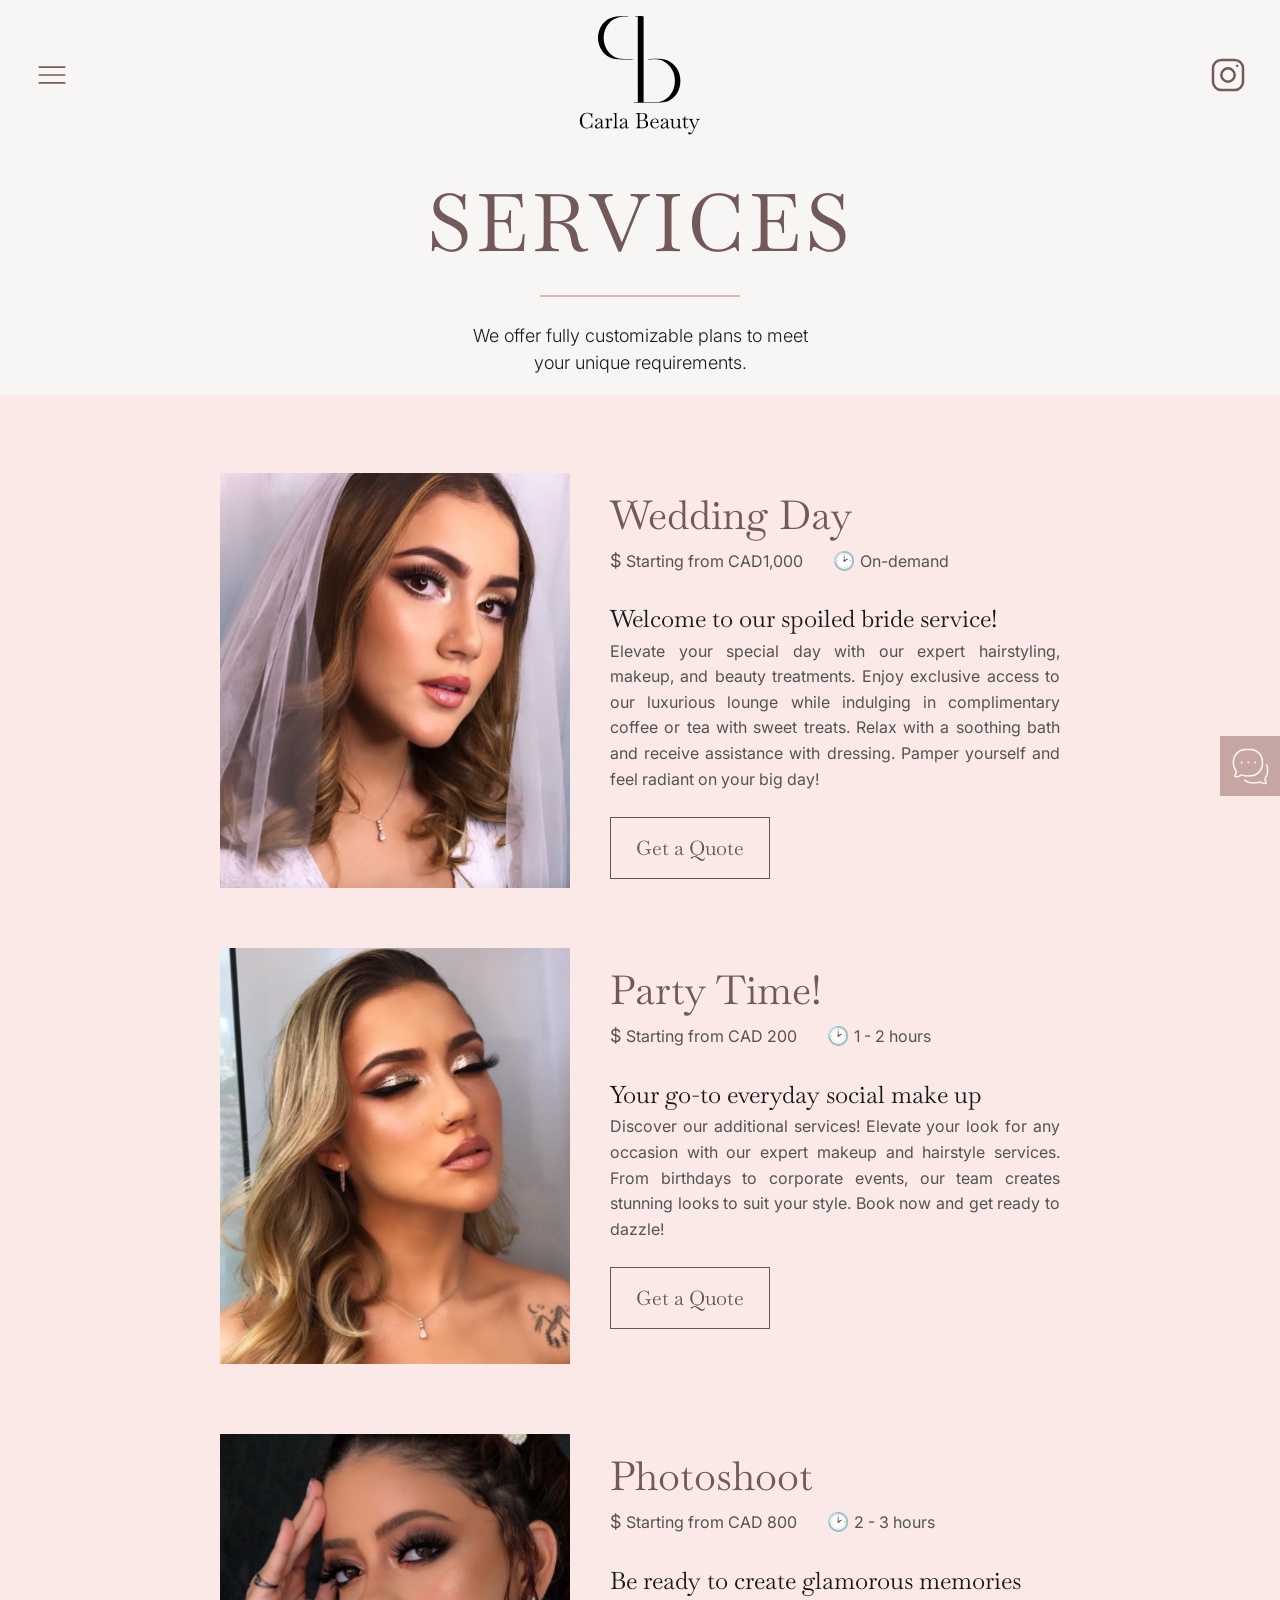
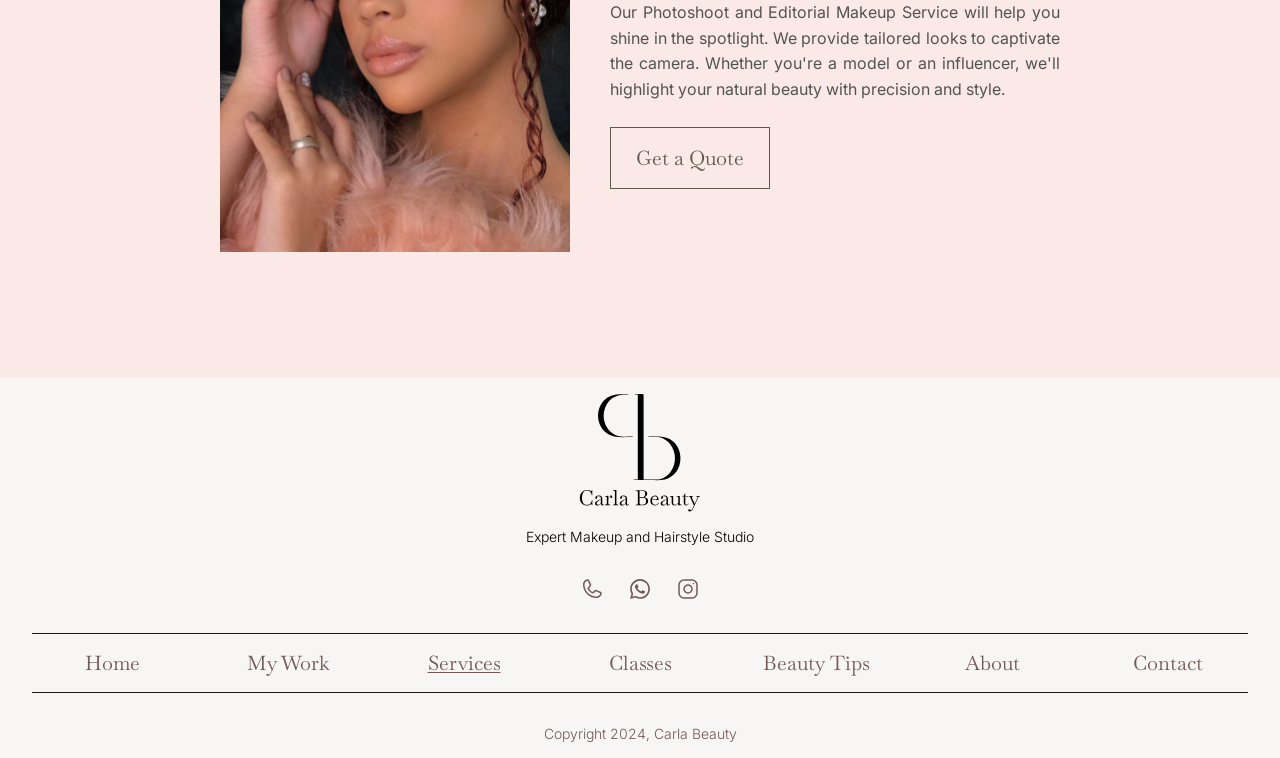
<file: services/services.html>
<!DOCTYPE html>
<html lang="en">
  <head>
    <meta charset="UTF-8" />
    <meta name="viewport" content="width=device-width, initial-scale=1.0" />
    <title>Team Two Project</title>
    <link rel="stylesheet" href="../global.css" />
    <link rel="stylesheet" href="../services/style.css" />
  </head>
  <body>
    <!-- Header - Nav-->
    <header>
      <nav>
        <ul>
          <li>
            <img
              src="../assets/images/hamburguer-menu.svg"
              alt="Logo icon"
              id="hamburguer-menu"
            />
          </li>
          <li><a href="/">Home</a></li>
          <li><a href="/my-work/my-work.html">My Work</a></li>
          <li><a href="/services/services.html">Services</a></li>
          <li><a href="/classes/classes.html">Classes</a></li>
          <li>
            <img src="../assets/logos/logo2.svg" alt="Logo Carla Beauty" />
          </li>
          <li><a href="/beauty-tips/beauty-tips.html">Beauty Tips</a></li>
          <li><a href="/about/about.html">About</a></li>
          <li><a href="../">Contact</a></li>
          <li>
            <img src="../assets/images/instagram.svg" alt="instragram icon" />
          </li>
        </ul>
      </nav>
    </header>

    <!-- Mobile Menu Overlay -->
    <div class="mobile-menu" id="mobile-menu">
      <div class="mobile-menu-content">
        <div class="mobile-menu-header">
          <button class="close-menu" id="close-menu">
            <img src="../assets/images/close-button.svg" alt="Close menu" />
          </button>
          <div class="mobile-menu-logo">
            <img src="../assets/logos/logo2.svg" alt="Carla Beauty Logo" />
          </div>
        </div>

        <nav class="mobile-menu-nav">
          <a href="/index.html">Home</a>
          <a href="/my-work/my-work.html">My Work</a>
          <a href="/services/services.html">Services</a>
          <a href="/classes/classes.html">Classes</a>
          <a href="/beauty-tips/beauty-tips.html">Beauty Tips</a>
          <a href="/about/about.html">About</a>
          <a href="../index.html">Contact</a>
        </nav>

        <div class="mobile-menu-footer">
          <div class="mobile-menu-social">
            <img src="../assets/images/phone.svg" alt="Phone" />
            <img src="../assets/images/whatsapp.svg" alt="WhatsApp" />
            <img src="../assets/images/instagram.svg" alt="Instagram" />
          </div>
          <p>Expert Makeup and Hairstyle Studio</p>
        </div>
      </div>
    </div>

    <!-- Services section begin-->

    <section class="services-section">
      <header class="services-section-header">
        <h1>SERVICES</h1>
        <hr />
        <p>
          We offer fully customizable plans to meet <br />
          your unique requirements.
        </p>
      </header>

      <div class="services-container">
        <div class="wedding-section">
          <div class="image-wedding-section">
            <img src="../assets/images/services-images/wedding-section.svg" />
          </div>

          <div class="title-wedding-section">
            <h2 id="wedding-day-text">Wedding Day</h2>

            <div class="price-wedding-section">
              <p><span>&#36;</span>Starting from CAD1,000</p>
              <p><span>&#128337;</span>On-demand</p>
            </div>

            <h3>Welcome to our spoiled bride service!</h3>
            <p>
              Elevate your special day with our expert hairstyling, makeup, and
              beauty treatments. Enjoy exclusive access to our luxurious lounge
              while indulging in complimentary coffee or tea with sweet treats.
              Relax with a soothing bath and receive assistance with dressing.
              Pamper yourself and feel radiant on your big day!
            </p>

            <button class="quote-button">Get a Quote</button>
          </div>

          <div class="message-box">
            <img src="../assets/images/message box.svg" />
          </div>
        </div>

        <div class="party-time-section">
          <div class="image-party-time-section">
            <img
              src="../assets/images/services-images/party-time-section.svg"
            />
          </div>

          <div class="title-party-time-section">
            <h2>Party Time!</h2>

            <div class="price-party-time-section">
              <p><span>&#36;</span>Starting from CAD 200</p>
              <p><span>&#128337;</span>1 - 2 hours</p>
            </div>

            <h3>Your go-to everyday social make up</h3>
            <p>
              Discover our additional services! Elevate your look for any
              occasion with our expert makeup and hairstyle services. From
              birthdays to corporate events, our team creates stunning looks to
              suit your style. Book now and get ready to dazzle!
            </p>

            <button class="quote-button">Get a Quote</button>
          </div>
        </div>

        <div class="photoshoot-section">
          <div class="image-photoshoot-section">
            <img
              src="../assets/images/services-images/photoshoot-section.svg"
            />
          </div>

          <div class="title-photoshoot-section">
            <h2>Photoshoot</h2>

            <div class="price-photoshoot-section">
              <p><span>&#36;</span>Starting from CAD 800</p>
              <p><span>&#128337;</span>2 - 3 hours</p>
            </div>

            <h3>Be ready to create glamorous memories</h3>
            <p>
              Our Photoshoot and Editorial Makeup Service will help you shine in
              the spotlight. We provide tailored looks to captivate the camera.
              Whether you're a model or an influencer, we'll highlight your
              natural beauty with precision and style.
            </p>

            <button class="quote-button">Get a Quote</button>
          </div>
        </div>
      </div>
    </section>

    <!-- Footer begin-->
    <footer>
      <div class="logo-container">
        <img src="../assets/logos/logo2.svg" alt="Logo icon" />
        <p>Expert Makeup and Hairstyle Studio</p>
      </div>
      <div class="contact-container">
        <img src="../assets/images/phone.svg" alt="Phone icon" />
        <img src="../assets/images/whatsapp.svg" alt="Whatsapp icon" />
        <img src="../assets/images/instagram.svg" alt="Instagram icon" />
      </div>
      <div class="footer-nav">
        <ul>
          <li><a href="/index.html">Home</a></li>
          <li><a href="/my-work/my-work.html">My Work</a></li>
          <li><a href="/services/services.html">Services</a></li>
          <li><a href="/classes/classes.html">Classes</a></li>
          <li><a href="/beauty-tips/beauty-tips.html">Beauty Tips</a></li>
          <li><a href="/about/about.html">About</a></li>
          <li><a href="/contact/contact.html">Contact</a></li>
        </ul>
      </div>
      <div class="copyright">
        <p>Copyright 2024, Carla Beauty</p>
      </div>
    </footer>
    <!-- Footer end-->
    <script src="../script.js"></script>
    <script src="services.script.js"></script>
  </body>
</html>
</file>
<file: global.css>
@import url("https://fonts.googleapis.com/css2?family=Baskervville:ital,wght@0,400..700;1,400..700&display=swap");
@import url("https://fonts.googleapis.com/css2?family=Inter:ital,opsz,wght@0,14..32,100..900;1,14..32,100..900&display=swap");

:root {
  --brand-color: #191919;
  --bold-main-color: #725a58;
  --accent-color: #e3b6b1;
  --light-pink: #fae9e7;
  --light-pale-white: #f8f6f4;
  --light-paper-white: #fbfafa;
  --light-mid-grey: #a3a3a3;
  --dark-grey: #535353;
  --dark-black: #191919;
  --dark-pink: #e3b6b1;
  --dark-brown: #f8f6f4;
  --darkest-brown: #5E5A49;
  --inter-font: "Inter", sans-serif;
  --Baskervville-font: "Baskervville", cursive;
}

* {
  box-sizing: border-box;
  margin: 0;
  padding: 0;
  font-family: var(--inter-font);
}

/* Footer begin*/

footer {
  width: 100%;
  height: 100%;
  background-color: var(--dark-brown);
  padding: 3rem 0;
  display: flex;
  flex-direction: column;
  gap: 2rem;
}

footer .logo-container {
  display: flex;
  flex-direction: column;
  align-items: center;
  justify-content: center;
  width: 100%;
  text-align: center;
  font-size: 14px;
  font-weight: 300;
  gap: 1rem;
}

footer .logo-container img {
  width: 125.6px;
  height: 118.51px;
}

footer .contact-container {
  display: flex;
  flex-direction: row;
  align-items: center;
  justify-content: center;
  gap: 1.5rem;
}

.footer-nav {
  width: 100%;
  display: flex;
  align-items: center;
  justify-content: center;
}

.footer-nav ul {
  display: grid;
  grid-template-columns: repeat(7, 1fr);
  width: 100%;
  max-width: 1400px;
  list-style: none;
  margin: 0 auto;
  padding: 0;
  gap: 1rem;
  justify-items: center;
  text-align: center;
  border-top: 1px solid var(--dark-black);
  border-bottom: 1px solid var(--dark-black);
  padding: 1rem 0;
}

.footer-nav ul li a {
  font-size: 20px;
  font-family: var(--Baskervville-font);
  color: var(--bold-main-color);
  font-weight: 400;
  text-decoration: none;
}

footer .copyright {
  display: flex;
  align-items: center;
  color: var(--bold-main-color);
  font-size: 14px;
  text-align: center;
  justify-content: center;
  font-weight: 300;
}

/* Medium screens (e.g. tablets) */
@media (max-width: 900px) {
  .footer-nav ul {
    grid-template-columns: repeat(4, 1fr);
  }
}

@media (max-width: 600px) {
  .footer-nav ul {
    grid-template-columns: repeat(2, 1fr);
  }
}

@media (max-width: 400px) {
  .footer-nav ul {
    grid-template-columns: 1fr;
  }
}

/* Footer end*/

/* Header begin*/

header {
  width: 100%;
  max-height: 200px;
  height: 100%;
  background-color: var(--dark-brown);
  padding: 3rem 2rem;
  display: flex;
  align-items: center;
  justify-content: center;
}

nav {
  width: 100%;
  display: flex;
  align-items: center;
  justify-content: center;
}

nav ul {
  display: flex;
  align-items: center;
  max-width: 1400px;
  width: 100%;
  justify-content: space-between;
  list-style: none;
}

nav ul li a {
  font-size: 20px;
  font-family: var(--Baskervville-font);
  color: var(--bold-main-color);
  font-weight: 400;
  text-decoration: none;
  padding: 0 2rem;
  border-right: 0.5px solid var(--accent-color);
}

nav ul li:nth-child(1) {
  display: none;
}

a[href="/classes/classes.html"] {
  border-right: none;
}

nav ul li:last-child {
  border-right: none;
}

nav ul li:nth-child(5) a {
  border-right: none;
}

nav ul li:last-child img {
  width: 24px;
  height: 24px;
}

nav ul li img {
  width: 125.6px;
  height: 118.51px;
  margin: 0 2.5rem;
}

nav ul li a:hover {
  text-decoration: underline;
  text-decoration-color: var(--bold-main-color);
  text-decoration-thickness: 0.5px;
  text-underline-offset: 2px;
}

/* Header end*/

/* Mobile Menu begin*/
.mobile-menu {
  position: fixed;
  top: 0;
  left: -100%;
  width: 100%;
  height: 100vh;
  background-color: var(--dark-brown);
  z-index: 1000;
  transition: left 0.3s ease;
  overflow-y: auto;
  display: none;
}

.mobile-menu.active {
  left: 0;
}

.mobile-menu-content {
  padding: 2rem;
  display: flex;
  flex-direction: column;
  align-items: center;
  gap: 2rem;
  min-height: 100vh;
}

.mobile-menu-header {
  width: 100%;
  display: flex;
  justify-content: flex-start;
  margin-bottom: 1rem;
  position: relative;
}

.close-menu {
  background: none;
  border: none;
  cursor: pointer;
  padding: 0;
}

.close-menu img {
  width: 40px;
  height: 40px;
}

.mobile-menu-logo {
  display: flex;
  flex-direction: column;
  align-items: center;
  gap: 1rem;
  margin-bottom: 2rem;
}

.mobile-menu-logo img {
  width: 100px;
  height: 94.41px;
  position: absolute;
  top: 0;
  left: 50%;
  transform: translateX(-50%);
}

.mobile-menu-nav {
  display: flex;
  flex-direction: column;
  align-items: center;
  gap: 2rem;
  width: 100%;
  flex: 1;
}

.mobile-menu-nav a {
  font-size: 32px;
  font-family: var(--Baskervville-font);
  color: var(--bold-main-color);
  font-weight: 400;
  text-decoration: none;
  transition: opacity 0.2s;
}

.mobile-menu-nav a:hover {
  opacity: 0.7;
}

.mobile-menu-footer {
  margin-top: auto;
  display: flex;
  flex-direction: column;
  align-items: center;
  gap: 1.5rem;
  padding-bottom: 2rem;
}

.mobile-menu-social {
  display: flex;
  gap: 1.5rem;
  align-items: center;
}

.mobile-menu-social img {
  width: 24px;
  height: 24px;
  cursor: pointer;
}

.mobile-menu-footer p {
  font-size: 12px;
  color: var(--bold-main-color);
  text-align: center;
}

@media (max-width: 1400px) {
  .mobile-menu {
    display: block;
  }
  nav ul li:has(a) {
    display: none;
  }
  nav ul li:nth-child(1) {
    display: block;
    cursor: pointer;
  }

  nav ul li img {
    margin: 0;
  }

  nav ul li:last-child img {
    width: 40px;
    height: 40px;
  }

  nav ul li:nth-child(1) img {
    width: 40px;
    height: 40px;
  }

  nav ul {
    justify-content: space-between;
    padding: 0;
  }
}

/* Mobile Menu end*/
</file>
<file: services/style.css>
@import url("https://fonts.googleapis.com/css2?family=Baskervville:ital,wght@0,400..700;1,400..700&display=swap");
@import url("https://fonts.googleapis.com/css2?family=Inter:ital,opsz,wght@0,14..32,100..900;1,14..32,100..900&display=swap");

:root {
  --brand-color: #191919;
  --bold-main-color: #725a58;
  --accent-color: #e3b6b1;
  --light-pink: #fae9e7;
  --light-pale-white: #f8f6f4;
  --light-paper-white: #fbfafa;
  --light-mid-grey: #a3a3a3;
  --dark-grey: #535353;
  --dark-black: #191919;
  --dark-pink: #e3b6b1;
  --dark-brown: #f8f6f4;
  --inter-font: "Inter", sans-serif;
  --Baskervville-font: "Baskervville", cursive;
}

* {
  box-sizing: border-box;
  margin: 0;
  padding: 0;
  font-family: var(--inter-font);
}

/* Footer begin*/

footer {
  width: 100%;
  height: 100%;
  background-color: var(--dark-brown);
  padding: 1rem 2rem;
  display: flex;
  flex-direction: column;
  gap: 2rem;
}

footer .logo-container {
  display: flex;
  flex-direction: column;
  align-items: center;
  justify-content: center;
  width: 100%;
  text-align: center;
  font-size: 14px;
  font-weight: 300;
  gap: 1rem;
}

footer .logo-container img {
  width: 125.6px;
  height: 118.51px;
}

footer .contact-container {
  display: flex;
  flex-direction: row;
  align-items: center;
  justify-content: center;
  gap: 1.5rem;
}

.footer-nav {
  width: 100%;
  display: flex;
  align-items: center;
  justify-content: center;
}

.footer-nav ul {
  display: grid;
  grid-template-columns: repeat(7, 1fr);
  width: 100%;
  max-width: 1400px;
  list-style: none;
  margin: 0 auto;
  padding: 0;
  gap: 1rem;
  justify-items: center;
  text-align: center;
  border-top: 1px solid var(--dark-black);
  border-bottom: 1px solid var(--dark-black);
  padding: 1rem 0;
}

.footer-nav ul li a {
  font-size: 20px;
  font-family: var(--Baskervville-font);
  color: var(--bold-main-color);
  font-weight: 400;
  text-decoration: none;
}

footer .copyright {
  display: flex;
  align-items: center;
  color: var(--bold-main-color);
  font-size: 14px;
  text-align: center;
  justify-content: center;
  font-weight: 300;
}

/* Medium screens (e.g. tablets) */
@media (max-width: 900px) {
  .footer-nav ul {
    grid-template-columns: repeat(4, 1fr);
  }
}

@media (max-width: 600px) {
  .footer-nav ul {
    grid-template-columns: repeat(2, 1fr);
  }
}

@media (max-width: 400px) {
  .footer-nav ul {
    grid-template-columns: 1fr;
  }
}

/* Footer end*/

/* Header begin*/

header {
  width: 100%;
  max-height: 200px;
  height: 100%;
  background-color: var(--dark-brown);
  padding: 1rem 2rem;
  display: flex;
  align-items: center;
  justify-content: center;
}

nav {
  width: 100%;
  display: flex;
  align-items: center;
  justify-content: center;
}

nav ul {
  display: flex;
  align-items: center;
  max-width: 1400px;
  width: 100%;
  justify-content: space-between;
  list-style: none;
}

nav ul li a {
  font-size: 20px;
  font-family: var(--Baskervville-font);
  color: var(--bold-main-color);
  font-weight: 400;
  text-decoration: none;
  padding: 0 2rem;
  border-right: 0.5px solid var(--accent-color);
}

nav ul li:nth-child(1) {
  display: none;
}

a[href="/classes/classes.html"] {
  border-right: none;
}

nav ul li:last-child {
  border-right: none;
}
nav ul li:last-child img {
  width: 24px;
  height: 24px;
}

nav ul li img {
  width: 125.6px;
  height: 118.51px;
  margin: 0 2.5rem;
}

nav ul li a:hover {
  text-decoration: underline;
  text-decoration-color: var(--bold-main-color);
  text-decoration-thickness: 0.5px;
  text-underline-offset: 2px;
}

/* Header end*/

/* Mobile Menu begin*/
.mobile-menu {
  position: fixed;
  top: 0;
  left: -100%;
  width: 100%;
  height: 100vh;
  background-color: var(--dark-brown);
  z-index: 1000;
  transition: left 0.3s ease;
  overflow-y: auto;
  display: none;
}

.mobile-menu.active {
  left: 0;
}

.mobile-menu-content {
  padding: 2rem;
  display: flex;
  flex-direction: column;
  align-items: center;
  gap: 2rem;
  min-height: 100vh;
}

.mobile-menu-header {
  width: 100%;
  display: flex;
  justify-content: flex-start;
  margin-bottom: 1rem;
  position: relative;
}

.close-menu {
  background: none;
  border: none;
  cursor: pointer;
  padding: 0;
}

.close-menu img {
  width: 40px;
  height: 40px;
}

.mobile-menu-logo {
  display: flex;
  flex-direction: column;
  align-items: center;
  gap: 1rem;
  margin-bottom: 2rem;
}

.mobile-menu-logo img {
  width: 100px;
  height: 94.41px;
  position: absolute;
  top: 0;
  left: 50%;
  transform: translateX(-50%);
}

.mobile-menu-nav {
  display: flex;
  flex-direction: column;
  align-items: center;
  gap: 2rem;
  width: 100%;
  flex: 1;
}

.mobile-menu-nav a {
  font-size: 32px;
  font-family: var(--Baskervville-font);
  color: var(--bold-main-color);
  font-weight: 400;
  text-decoration: none;
  transition: opacity 0.2s;
}

.mobile-menu-nav a:hover {
  opacity: 0.7;
}

.mobile-menu-footer {
  margin-top: auto;
  display: flex;
  flex-direction: column;
  align-items: center;
  gap: 1.5rem;
  padding-bottom: 2rem;
}

.mobile-menu-social {
  display: flex;
  gap: 1.5rem;
  align-items: center;
}

.mobile-menu-social img {
  width: 24px;
  height: 24px;
  cursor: pointer;
}

.mobile-menu-footer p {
  font-size: 12px;
  color: var(--bold-main-color);
  text-align: center;
}

@media (max-width: 1400px) {
  .mobile-menu {
    display: block;
  }
  nav ul li:has(a) {
    display: none;
  }
  nav ul li:nth-child(1) {
    display: block;
    cursor: pointer;
  }

  nav ul li img {
    margin: 0;
  }

  nav ul li:last-child img {
    width: 40px;
    height: 40px;
  }

  nav ul li:nth-child(1) img {
    width: 40px;
    height: 40px;
  }

  nav ul {
    justify-content: space-between;
    padding: 0;
  }
}

/* Mobile Menu end*/

@media (max-width: 900px) {
  .footer-nav ul {
    grid-template-columns: repeat(4, 1fr);
  }
}

@media (max-width: 600px) {
  .footer-nav ul {
    grid-template-columns: repeat(2, 1fr);
  }
}

@media (max-width: 400px) {
  .footer-nav ul {
    grid-template-columns: 1fr;
  }
}

/* Services Section Begin*/

.services-section {
  background-color: var(--light-pale-white);
}

.services-container {
  max-width: 100%;
  padding: 3rem 0 6rem 0;
  margin: 0 auto;
  background-color: var(--light-pink);
  text-align: justify;
}

.services-section-header {
  display: block;
  text-align: center;
  background-color: var(--light-pale-white);
  margin-bottom: 40px;
}

.services-section-header h1 {
  font-family: var(--Baskervville-font);
  font-weight: 400;
  color: var(--bold-main-color);
  font-size: 80px;
  margin-bottom: 20px;
  letter-spacing: 4px;
}

.services-section-header hr {
  width: 200px;
  border: none;
  border-top: 2px solid var(--dark-pink);
  margin: 10px auto;
  margin-bottom: 25px
}

.services-section-header p {
  font-family: var(--Inter-font);
  color: var(--dark-black);
  font-size: 18px;
  font-weight: 300;
  line-height: 150%;
  max-width: 600px;
  margin: 20px auto 0;
}

.message-box {
  position: absolute;
  right: 0;
  bottom: 100px;
}

.quote-button {
  font-family: var(--Baskervville-font);
  font-size: 20px;
  width: 160px;
  height: 62px;
  color: var(--darkest-brown);
  background-color: transparent;
  border: 1px solid var(--darkest-brown);
  cursor: pointer;
}

/* Weeding Section Begin*/

.wedding-section {
  display: flex;
  align-items: flex-start;
  gap: 40px;
  max-width: 900px;
  background-color: var(--light-pink);
  margin: 0 auto;
  padding: 30px;
}

.image-wedding-section {
  flex: 0 0 350px;
}

.image-wedding-section img {
  width: 100%;
  height: 100%;
  object-fit: cover;
  display: block;
}

.title-wedding-section {
  flex: 1;
  padding-top: 10px;
  line-height: 1.6;
}

.title-wedding-section h2 {
  font-family: var(--Baskervville-font);
  font-size: 40px;
  font-weight: 400;
  color: var(--bold-main-color);
}

.title-wedding-section h3 {
  font-family: var(--Baskervville-font);
  font-size: 24px;
  font-weight: 400;
  color: var(--brand-color);
}

.title-wedding-section p {
  margin-bottom: 25px;
  color: var(--dark-grey);
}

.price-wedding-section {
  display: flex;
  gap: 30px;
  font-size: 16px;
  color: var(--dark-grey);
}

.price-wedding-section span {
  color: var(--icon-color);
  font-size: 18px;
  margin-right: 5px;
}

/* Weeding Section End*/

/* Party Time Section Begin*/

.party-time-section {
  display: flex;
  align-items: flex-start;
  gap: 40px;
  max-width: 900px;
  margin: 40px auto;
  padding: 30px;
  color: var(--text-color-secondary);
  margin-top: 0;
}

.title-party-time-section h2{
  font-family: var(--Baskervville-font);
  font-size: 40px;
  font-weight: 400;
  color: var(--bold-main-color);
}

.title-party-time-section h3 {
  font-family: var(--Baskervville-font);
  font-size: 24px;
  font-weight: 400;
  color: var(--brand-color);
}

.image-party-time-section {
  flex: 0 0 350px;
}

.image-party-time-section img { 
  width: 100%;
  height: 100%;
  object-fit: cover;
  display: block;
}

.title-party-time-section {
  flex: 1;
  padding-top: 10px;
  line-height: 1.6;
}

.title-party-time-section p {
  margin-bottom: 25px;
  color: var(--dark-grey);
}

.price-party-time-section {
  display: flex;
  gap: 30px;
  font-size: 16px;
  color: var(--dark-grey);
}

.price-party-time-section span {
  color: var(--icon-color);
  font-size: 18px;
  margin-right: 5px;
}

/* Party Time Section End*/

/* Photoshoot Section Begin*/

.photoshoot-section {
  display: flex;
  align-items: flex-start;
  gap: 40px;
  max-width: 900px;
  margin: 0 auto;
  padding: 30px;
  color: var(--text-color-secondary);
  margin-top: -30px;
}

.title-photoshoot-section h2{
  font-family: var(--Baskervville-font);
  font-size: 40px;
  font-weight: 400;
  color: var(--bold-main-color);
}

.title-photoshoot-section h3 {
  font-family: var(--Baskervville-font);
  font-size: 24px;
  font-weight: 400;
  color: var(--brand-color);
}


.image-photoshoot-section {
  flex: 0 0 350px;
}

.image-photoshoot-section img {
  width: 100%;
  height: 100%;
  object-fit: cover;
  display: block;
}

.title-photoshoot-section {
  flex: 1;
  padding-top: 10px;
  line-height: 1.6;
}

.title-photoshoot-section p {
  margin-bottom: 25px;
  color: var(--dark-grey);
}

.price-photoshoot-section {
  display: flex;
  gap: 30px;
  font-size: 16px;
  color: var(--dark-grey);
}

.price-photoshoot-section span {
  color: var(--icon-color);
  font-size: 18px;
  margin-right: 5px;
}
/* Photoshoot Section End*/

@media (max-width: 900px) {
  .footer-nav ul {
    grid-template-columns: repeat(4, 1fr);
  }
}

@media (max-width: 600px) {
  .footer-nav ul {
    grid-template-columns: repeat(2, 1fr);
  }
}

@media (max-width: 400px) {
  .footer-nav ul {
    grid-template-columns: 1fr;
  }
}

@media (max-width: 900px) {

    .services-container {
      display: block; 
      padding: 0;
    }

    .wedding-section,
    .party-time-section,
    .photoshoot-section {
      display: flex;
      flex-direction: column; 
      width: 100%;
      overflow: hidden;
      padding: 1.5em 0;
      padding-top: 0;
    }

    .services-section-header {
      margin-bottom: 70px;
    }

    .services-section-header h1 {
      font-size: 40px;
    }

    .image-wedding-section,
    .image-party-time-section,
    .image-photoshoot-section {
      width: 100%; 
      height: 100%;
      gap: 24px;
    }

    .image-wedding-section img,
    .image-party-time-section img,
    .image-photoshoot-section img {
      width: 100%;
      height: 100%;
      flex-basis: 100%; 
      object-fit: cover;
    }

    .title-wedding-section,
    .title-party-time-section,
    .title-photoshoot-section {
      width: 100%;
      padding: 0 1.5rem 1.5rem 1.5em;
    }

    .price-wedding-section,
    .price-party-time-section,
    .price-photoshoot-section {
        display: flex; 
        gap: 20px;
    }

    .quote-button {
      display: block; 
      width: 100%;
      padding: 12px 0;
      margin-top: 25px;
    }

    .message-box {
    display: none;
  }
}
</file>
